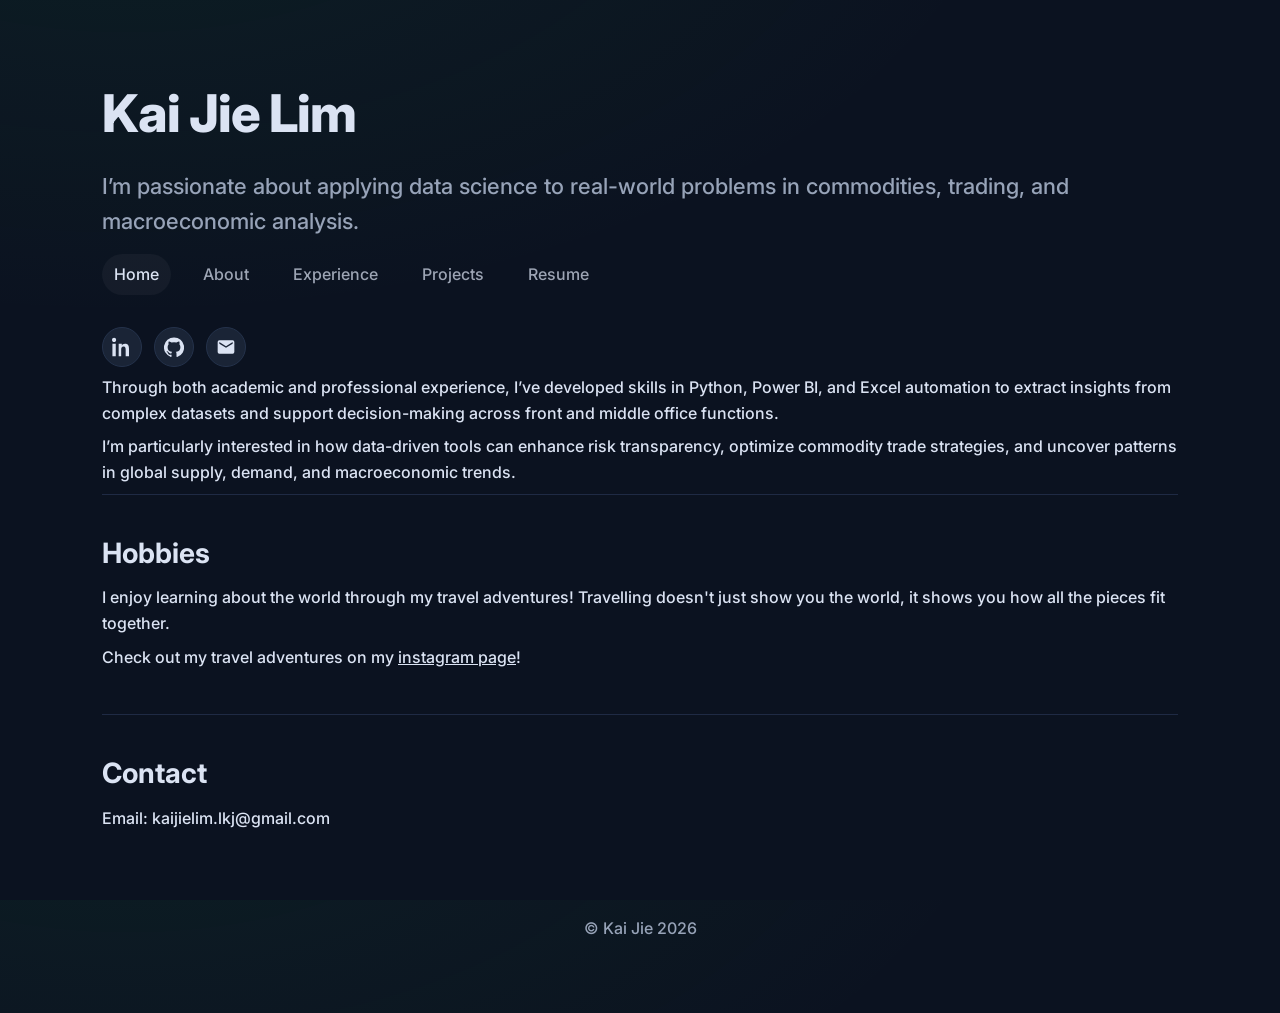
<file: index.html>
<!doctype html>
<html lang="en">
<head>
  <meta charset="utf-8" />
  <meta name="viewport" content="width=device-width,initial-scale=1" />
  <title>Kai Jie — Portfolio</title>
  <meta name="description" content="Personal portfolio of Kai Jie: data engineering, markets, analytics." />
  <link rel="preconnect" href="https://fonts.googleapis.com">
  <link rel="preconnect" href="https://fonts.gstatic.com" crossorigin>
  <!-- Site font -->
  <link href="https://fonts.googleapis.com/css2?family=Inter:wght@400;500;600;700;800&display=swap" rel="stylesheet">
  <link href="style.css" rel="stylesheet">
</head>
<body>

  <div class="wrap">
    <!-- HERO -->
    <header id="home">
      <div class="brand">Kai Jie Lim</div>
      <div class="subtitle">I’m passionate about applying data science to real-world problems in commodities, trading, and macroeconomic analysis.</div>
      <nav class="nav" id="main-nav">
        <a href="index.html" class="active">Home</a>
        <a href="about.html">About</a>
        <a href="experience.html">Experience</a>
        <a href="projects.html">Projects</a>
        <a href="resume.html">Resume</a>
      </nav>
      <div class="social">
        <a class="icon" aria-label="LinkedIn" href="https://www.linkedin.com/in/kai-jie-l-989153208/" target="_blank" rel="noopener">
          <svg width="20" height="20" fill="currentColor" viewBox="0 0 24 24"><path d="M4.98 3.5C4.98 4.88 3.86 6 2.5 6S0 4.88 0 3.5 1.12 1 2.5 1s2.48 1.12 2.48 2.5zM.5 8h4V23H.5zM8 8h3.8v2.05h.05c.53-1 1.83-2.05 3.77-2.05 4.03 0 4.78 2.65 4.78 6.09V23h-4V15.5c0-1.79-.03-4.09-2.5-4.09-2.5 0-2.88 1.95-2.88 3.96V23H8z"/></svg>
        </a>
        <a class="icon" aria-label="GitHub" href="https://github.com/snorlexzzz" target="_blank" rel="noopener">
          <svg width="20" height="20" fill="currentColor" viewBox="0 0 24 24"><path d="M12 .5a12 12 0 0 0-3.79 23.4c.6.11.82-.26.82-.58v-2.02c-3.34.73-4.04-1.61-4.04-1.61-.55-1.39-1.34-1.76-1.34-1.76-1.09-.75.08-.74.08-.74 1.2.08 1.83 1.24 1.83 1.24 1.07 1.83 2.8 1.3 3.48.99.11-.78.42-1.3.76-1.6-2.66-.3-5.46-1.33-5.46-5.93 0-1.31.47-2.38 1.24-3.22-.13-.3-.54-1.52.12-3.17 0 0 1.01-.32 3.3 1.23a11.46 11.46 0 0 1 6.01 0c2.28-1.55 3.29-1.23 3.29-1.23.66 1.65.25 2.87.13 3.17.77.84 1.23 1.91 1.23 3.22 0 4.61-2.8 5.63-5.47 5.93.43.37.81 1.1.81 2.22v3.29c0 .33.21.71.83.59A12 12 0 0 0 12 .5z"/></svg>
        </a>
        <a class="icon" aria-label="Email" href="mailto:kaijielim.lkj@gmail.com">
          <svg width="20" height="20" fill="currentColor" viewBox="0 0 24 24"><path d="M20 4H4a2 2 0 0 0-2 2v12a2 2 0 0 0 2 2h16a2 2 0 0 0 2-2V6a2 2 0 0 0-2-2zm0 4-8 5L4 8V6l8 5 8-5v2z"/></svg>
        </a>
      </div>
    </header>

    <div class="sections">
      <p>Through both academic and professional experience, I’ve developed skills in Python, Power BI, and Excel automation to extract insights from complex datasets and support decision-making across front and middle office functions.</p>
      <p>I’m particularly interested in how data-driven tools can enhance risk transparency, optimize commodity trade strategies, and uncover patterns in global supply, demand, and macroeconomic trends.</p>
      <section id="Hobbies">
        <h2>Hobbies</h2>
        <p>I enjoy learning about the world through my travel adventures! Travelling doesn't just show you the world, it shows you how all the pieces fit together.</p>
        <p>Check out my travel adventures on my <a href="https://www.instagram.com/snorlexatemyphotos/" target="_blank" rel="noopener" style="text-decoration:underline;">instagram page</a>!</p>
      </section>
      <section id="contact">
        <h2>Contact</h2>
        <p>Email: <a href="mailto:kaijielim.lkj@gmail.com">kaijielim.lkj@gmail.com</a></p>
      </section>
    </div>

    <footer>© Kai Jie <span id="y"></span></footer>
  </div>

  <script>
    // footer year
    document.getElementById('y').textContent = new Date().getFullYear();
  </script>
</body>
</html>
</file>
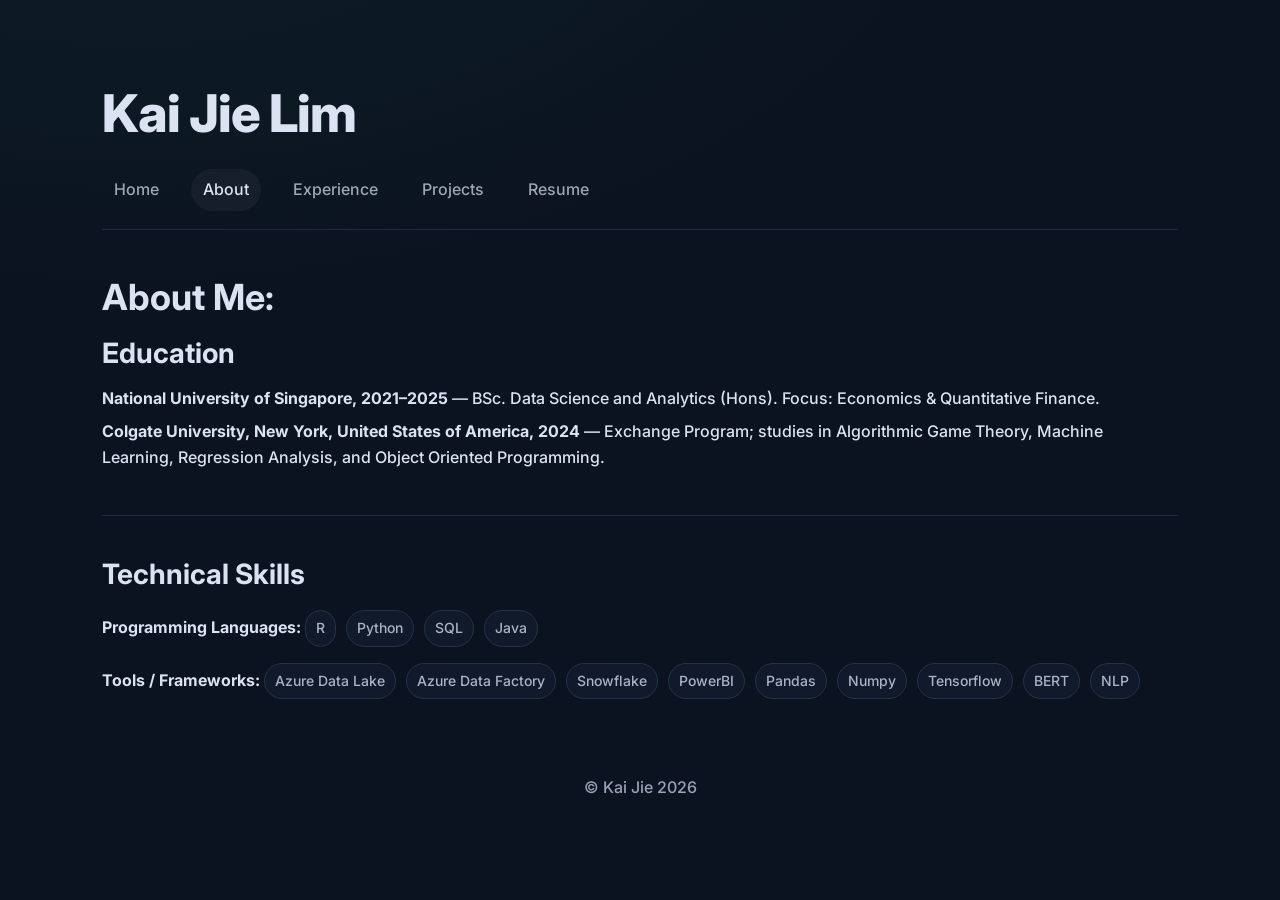
<file: about.html>
<!doctype html>
<html lang="en">
<head>
  <meta charset="utf-8" />
  <meta name="viewport" content="width=device-width,initial-scale=1" />
  <title>About — Kai Jie</title>
  <meta name="description" content="About Kai Jie: education and technical skills." />
  <link rel="preconnect" href="https://fonts.googleapis.com">
  <link rel="preconnect" href="https://fonts.gstatic.com" crossorigin>
  <link href="https://fonts.googleapis.com/css2?family=Inter:wght@400;500;600;700;800&display=swap" rel="stylesheet">
  <link href="style.css" rel="stylesheet">
</head>
<body>
  <div class="wrap">
    <header>
      <div class="brand">Kai Jie Lim</div>
      <nav class="nav" id="main-nav">
        <a href="index.html">Home</a>
        <a href="about.html" class="active">About</a>
        <a href="experience.html">Experience</a>
        <a href="projects.html">Projects</a>
        <a href="resume.html">Resume</a>
        
      </nav>
    </header>

    <main>
      <!-- First section gives the top line + spacing; page title standardized -->
      <section>
        <h1 class="page-title">About Me:</h1>

        <h2>Education</h2>
        <p><strong>National University of Singapore, 2021–2025</strong> — BSc. Data Science and Analytics (Hons). Focus: Economics & Quantitative Finance.</p>
        <p><strong>Colgate University, New York, United States of America, 2024</strong> — Exchange Program; studies in Algorithmic Game Theory, Machine Learning, Regression Analysis, and Object Oriented Programming.</p>
      </section>

      <!-- Second section draws the divider between Education and Skills automatically -->
      <section>
        <h2>Technical Skills</h2>

        <div style="margin-bottom:12px;">
          <strong>Programming Languages:</strong>
          <span class="pill">R</span>
          <span class="pill">Python</span>
          <span class="pill">SQL</span>
          <span class="pill">Java</span>
        </div>

        <div>
          <strong>Tools / Frameworks:</strong>
          <span class="pill">Azure Data Lake</span>
          <span class="pill">Azure Data Factory</span>
          <span class="pill">Snowflake</span>
          <span class="pill">PowerBI</span>
          <span class="pill">Pandas</span>
          <span class="pill">Numpy</span>
          <span class="pill">Tensorflow</span>
          <span class="pill">BERT</span>
          <span class="pill">NLP</span>
        </div>
      </section>
    </main>

    <footer>© Kai Jie <span id="y"></span></footer>
  </div>

  <script>
    document.getElementById('y').textContent = new Date().getFullYear();
  </script>
</body>
</html>
</file>
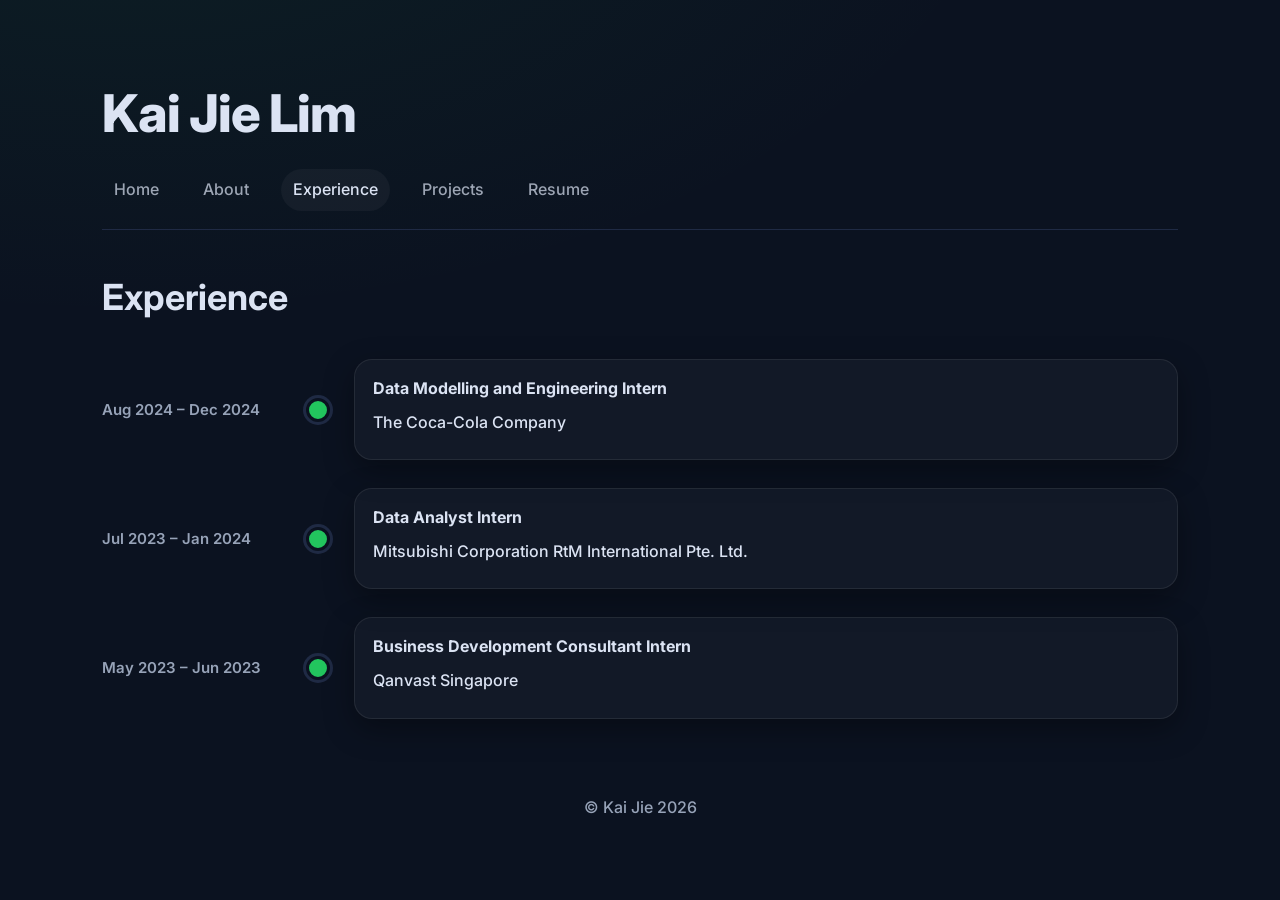
<file: experience.html>
<!doctype html>
<html lang="en">
<head>
  <meta charset="utf-8" />
  <meta name="viewport" content="width=device-width,initial-scale=1" />
  <title>Experience — Kai Jie</title>

  <!-- Fonts & base styles -->
  <link rel="preconnect" href="https://fonts.googleapis.com">
  <link rel="preconnect" href="https://fonts.gstatic.com" crossorigin>
  <link href="https://fonts.googleapis.com/css2?family=Inter:wght@400;500;600;700;800&display=swap" rel="stylesheet">
  <link href="style.css" rel="stylesheet">
</head>

<body>
  <div class="wrap">
    <header>
      <div class="brand">Kai Jie Lim</div>
      <nav class="nav" id="main-nav">
        <a href="index.html">Home</a>
        <a href="about.html">About</a>
        <a href="experience.html" class="active">Experience</a>
        <a href="projects.html">Projects</a>
        <a href="resume.html">Resume</a>
      </nav>
    </header>

    <main>
      <section class="experience">
        <h1 class="page-title">Experience</h1>

        <!-- Row 1 -->
        <div class="timeline-item">
          <div class="timeline-date">Aug 2024 – Dec 2024</div>
          <div class="timeline-dot"></div>
          <div class="timeline-content">
            <strong>Data Modelling and Engineering Intern</strong>
            <p>The Coca-Cola Company</p>
          </div>
        </div>

        <!-- Row 2 -->
        <div class="timeline-item">
          <div class="timeline-date">Jul 2023 – Jan 2024</div>
          <div class="timeline-dot"></div>
          <div class="timeline-content">
            <strong>Data Analyst Intern</strong>
            <p>Mitsubishi Corporation RtM International Pte. Ltd.</p>
          </div>
        </div>

        <!-- Row 3 -->
        <div class="timeline-item">
          <div class="timeline-date">May 2023 – Jun 2023</div>
          <div class="timeline-dot"></div>
          <div class="timeline-content">
            <strong>Business Development Consultant Intern</strong>
            <p>Qanvast Singapore</p>
          </div>
        </div>

      </section>
    </main>

    <footer>© Kai Jie <span id="y"></span></footer>
  </div>

  <script>
    // year
    document.getElementById('y').textContent = new Date().getFullYear();
  </script>
</body>
</html>
</file>
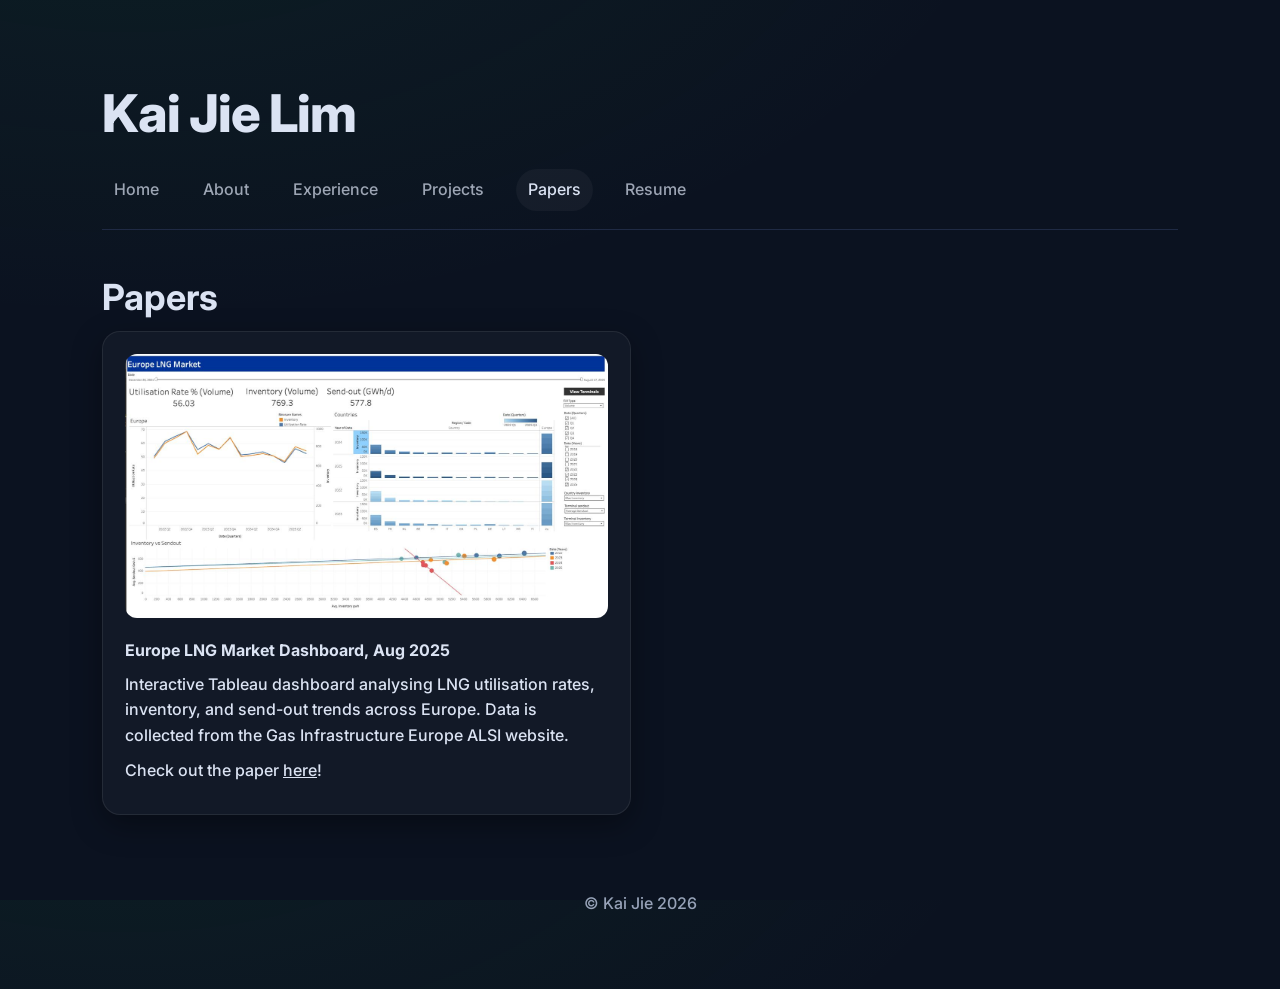
<file: papers.html>
<!doctype html>
<html lang="en">
<head>
  <meta charset="utf-8" />
  <meta name="viewport" content="width=device-width,initial-scale=1" />
  <title>Resume — Kai Jie</title>
  <link rel="preconnect" href="https://fonts.googleapis.com">
  <link rel="preconnect" href="https://fonts.gstatic.com" crossorigin>
  <link href="https://fonts.googleapis.com/css2?family=Inter:wght@400;500;600;700;800&display=swap" rel="stylesheet">
  <link href="style.css" rel="stylesheet">
</head>
<body>
  <div class="wrap">
    <header>
      <div class="brand">Kai Jie Lim</div>
      <nav class="nav" id="main-nav">
        <a href="index.html">Home</a>
        <a href="about.html">About</a>
        <a href="experience.html">Experience</a>
        <a href="projects.html">Projects</a>
        <a href="papers.html"class="active">Papers</a>
        <a href="resume.html">Resume</a>
      </nav>
    </header>

    <main>
      <section>
        <h1 class="page-title">Papers</h1>
        <div class="grid">
            <div class="card">
                <img src="images/tableauLNG.jpg" alt="Tableau Dashboard Europe LNG Market" class="card-img">
            <strong>Europe LNG Market Dashboard, Aug 2025</strong>
            <p>Interactive Tableau dashboard analysing LNG utilisation rates, inventory, and send-out trends across Europe. Data is collected from the Gas Infrastructure Europe ALSI website. </p>

            <p style="margin-top:10px;">
                Check out the paper
                <a href="https://public.tableau.com/app/profile/kai.jie.lim/viz/sigh/Dashboard1?publish=yes" target="_blank" rel="noopener" style="text-decoration:underline;">here</a>!
            </p>
            </div>
        </div>
      </section>
    </main>

    <footer>© Kai Jie <span id="y"></span></footer>
  </div>

  <script>
    // year
    document.getElementById('y').textContent = new Date().getFullYear();
  </script>
</body>
</html>
</file>
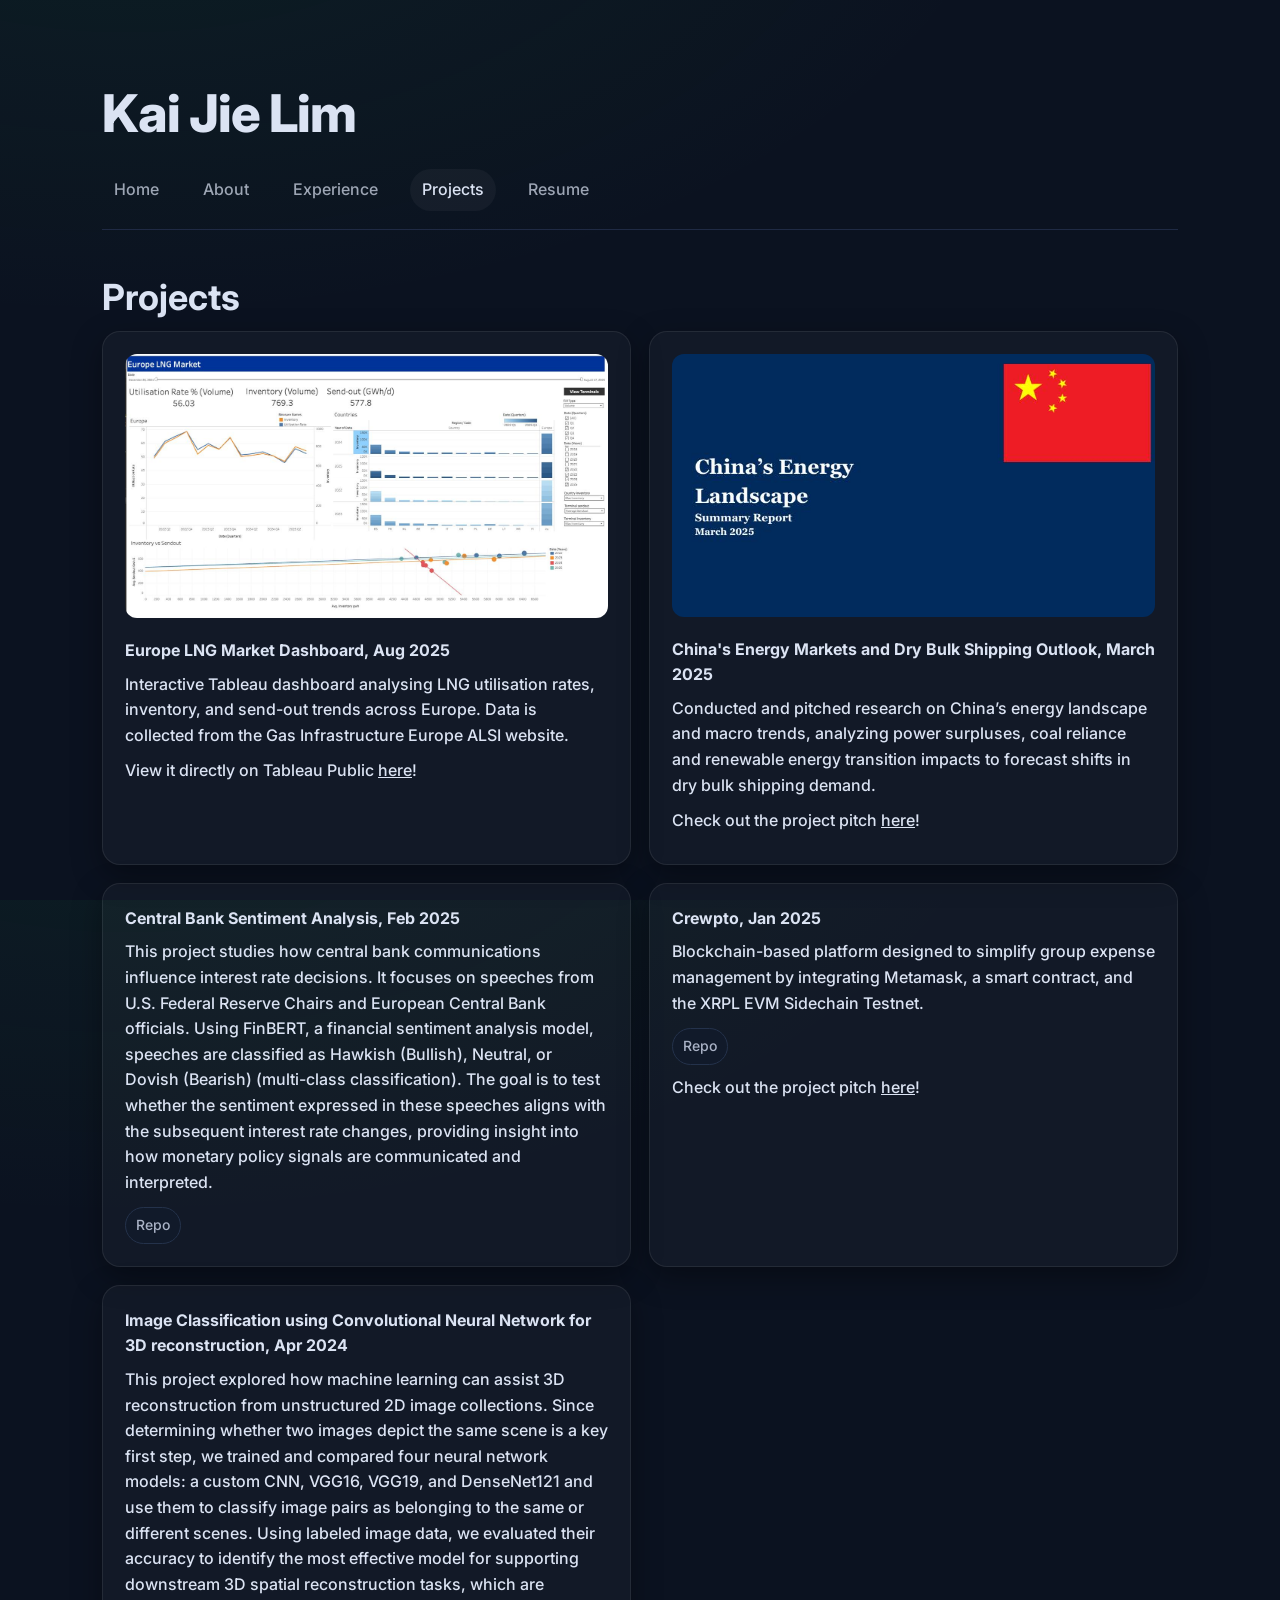
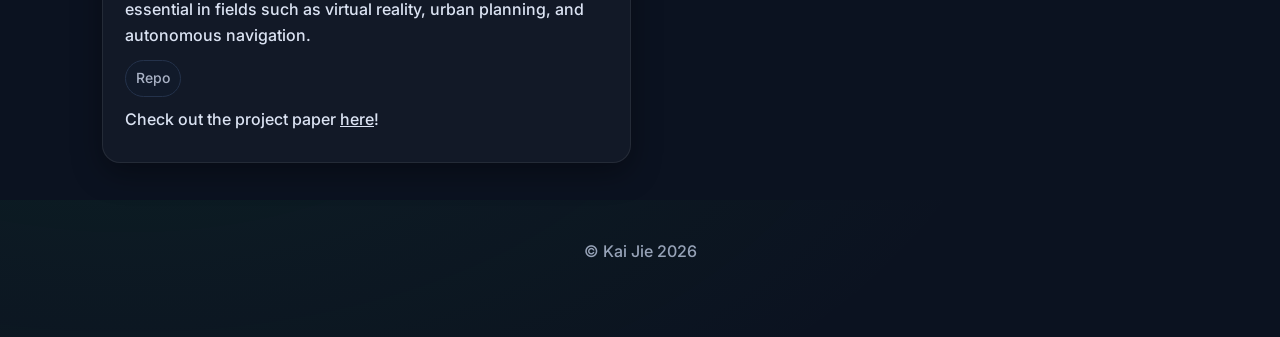
<file: projects.html>
<!doctype html>
<html lang="en">
<head>
  <meta charset="utf-8" />
  <meta name="viewport" content="width=device-width,initial-scale=1" />
  <title>Projects — Kai Jie</title>
  <link rel="preconnect" href="https://fonts.googleapis.com">
  <link rel="preconnect" href="https://fonts.gstatic.com" crossorigin>
  <link href="https://fonts.googleapis.com/css2?family=Inter:wght@400;500;600;700;800&display=swap" rel="stylesheet">
  <link href="style.css" rel="stylesheet">
</head>
<body>
  <div class="wrap">
    <header>
      <div class="brand">Kai Jie Lim</div>
      <nav class="nav" id="main-nav">
        <a href="index.html">Home</a>
        <a href="about.html">About</a>
        <a href="experience.html">Experience</a>
        <a href="projects.html" class="active">Projects</a>
        <a href="resume.html">Resume</a>
      </nav>
    </header>

    <main>
      <section>
        <h1 class="page-title">Projects</h1>
        <div class="grid">
            <div class="card">
                <img src="images/tableauLNG.jpg" alt="Tableau Dashboard Europe LNG Market" class="card-img">
            <strong>Europe LNG Market Dashboard, Aug 2025</strong>
            <p>Interactive Tableau dashboard analysing LNG utilisation rates, inventory, and send-out trends across Europe. Data is collected from the Gas Infrastructure Europe ALSI website. </p>

            <!-- Embed Tableau Public dashboard -->
            <!-- <iframe 
                src="https://public.tableau.com/views/sigh/Dashboard1?:showVizHome=no&:embed=true" 
                width="100%" 
                height="600" 
                frameborder="0">
            </iframe> -->

            <p style="margin-top:10px;">
                View it directly on Tableau Public 
                <a href="https://public.tableau.com/app/profile/kai.jie.lim/viz/sigh/Dashboard1?publish=yes" target="_blank" rel="noopener" style="text-decoration:underline;">here</a>!
            </p>
            </div>
          <div class="card">
            <img src="images/china.jpg" alt="China's Energy & Shipping" class="card-img">
            <strong>China's Energy Markets and Dry Bulk Shipping Outlook, March 2025</strong>
            <p>Conducted and pitched research on China’s energy landscape and macro trends, analyzing power surpluses, coal reliance and renewable energy transition impacts to forecast shifts in dry bulk shipping demand.</p>
            <p style="margin-top:10px;">Check out the project pitch <a href="https://drive.google.com/file/d/1nquTlfzLzjs0-2HJ7hSDNVUqA-s9oKLH/view?usp=sharing" target="_blank" rel="noopener" style="text-decoration:underline;">here</a>!</p>
          </div>        
          <div class="card">
            <strong>Central Bank Sentiment Analysis, Feb 2025</strong>
            <p>This project studies how central bank communications influence interest rate decisions. It focuses on speeches from U.S. Federal Reserve Chairs and European Central Bank officials. Using FinBERT, a financial sentiment analysis model, speeches are classified as Hawkish (Bullish), Neutral, or Dovish (Bearish) (multi-class classification). The goal is to test whether the sentiment expressed in these speeches aligns with the subsequent interest rate changes, providing insight into how monetary policy signals are communicated and interpreted.</p>
            <a class="pill" href="https://github.com/snorlexzzz/central-bank-sentiment-analysis">Repo</a>
          </div>
          <div class="card">
            <strong>Crewpto, Jan 2025</strong>
            <p>Blockchain-based platform designed to simplify group expense management by integrating Metamask, a smart contract, and the XRPL EVM Sidechain Testnet.</p>
            <a class="pill" href="https://github.com/snorlexzzz/crewpto">Repo</a>
            <p style="margin-top:10px;">Check out the project pitch <a href="https://drive.google.com/file/d/1Dlga3ApsMtumLme5lGEj3swMhVITUkwL/view?usp=sharing" target="_blank" rel="noopener" style="text-decoration:underline;">here</a>!</p>
          </div>
          <div class="card">
            <strong>Image Classification using Convolutional Neural Network for 3D reconstruction, Apr 2024</strong>
            <p>This project explored how machine learning can assist 3D reconstruction from unstructured 2D image collections. Since determining whether two images depict the same scene is a key first step, we trained and compared four neural network models: a custom CNN, VGG16, VGG19, and DenseNet121 and use them to classify image pairs as belonging to the same or different scenes. Using labeled image data, we evaluated their accuracy to identify the most effective model for supporting downstream 3D spatial reconstruction tasks, which are essential in fields such as virtual reality, urban planning, and autonomous navigation.</p>
            <a class="pill" href="https://github.com/snorlexzzz/410_Capstone_Project">Repo</a>
            <p style="margin-top:10px;">Check out the project paper <a href="https://drive.google.com/file/d/1MwfzjUPI-1dXsB1r3VOLTOKxOuV43UhZ/view?usp=sharing" target="_blank" rel="noopener" style="text-decoration:underline;">here</a>!</p>
          </div>
        </div>
      </section>
    </main>

    <footer>© Kai Jie <span id="y"></span></footer>
  </div>

  <script>
    // year
    document.getElementById('y').textContent = new Date().getFullYear();
  </script>
</body>
</html>
</file>
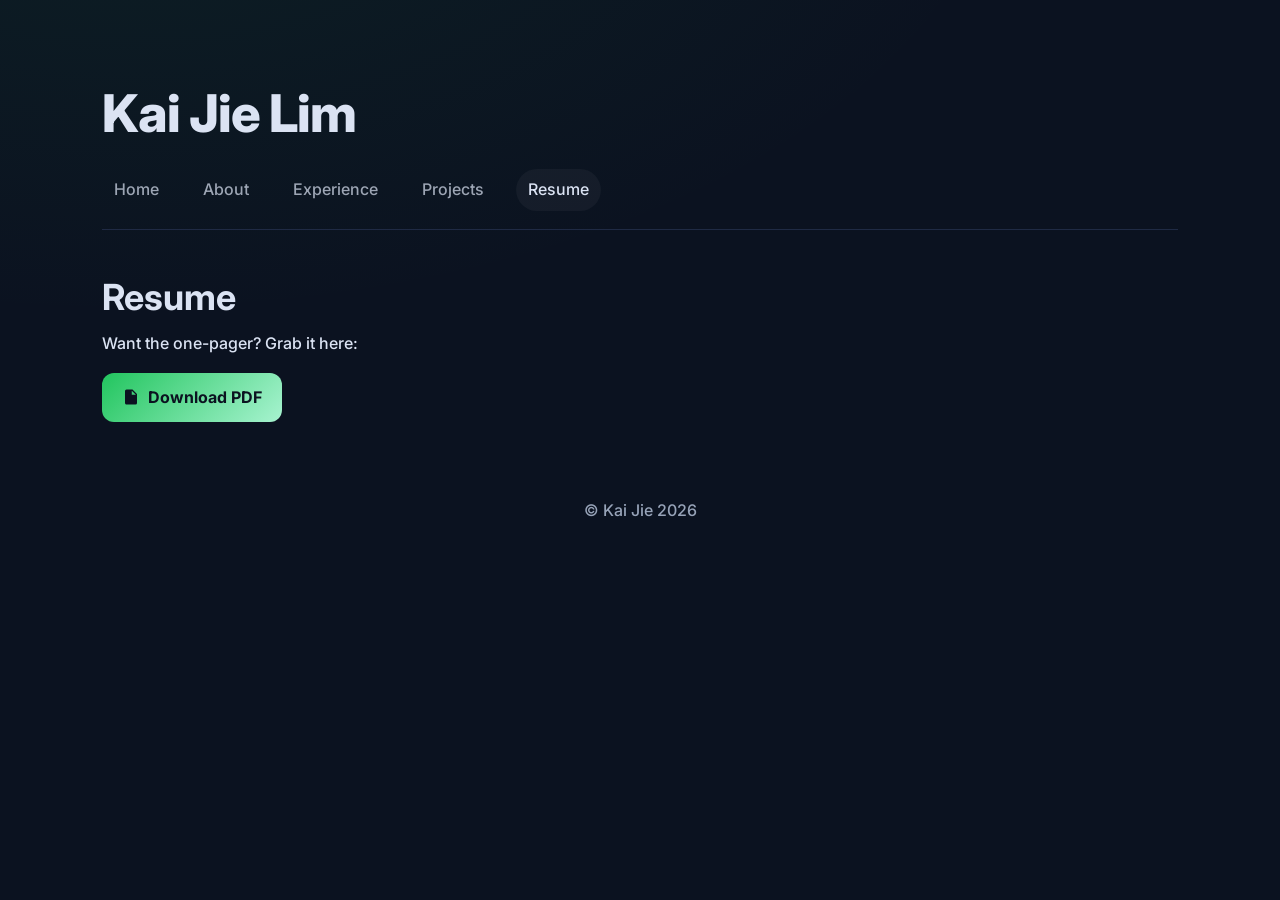
<file: resume.html>
<!doctype html>
<html lang="en">
<head>
  <meta charset="utf-8" />
  <meta name="viewport" content="width=device-width,initial-scale=1" />
  <title>Resume — Kai Jie</title>
  <link rel="preconnect" href="https://fonts.googleapis.com">
  <link rel="preconnect" href="https://fonts.gstatic.com" crossorigin>
  <link href="https://fonts.googleapis.com/css2?family=Inter:wght@400;500;600;700;800&display=swap" rel="stylesheet">
  <link href="style.css" rel="stylesheet">
</head>
<body>
  <div class="wrap">
    <header>
      <div class="brand">Kai Jie Lim</div>
      <nav class="nav" id="main-nav">
        <a href="index.html">Home</a>
        <a href="about.html">About</a>
        <a href="experience.html">Experience</a>
        <a href="projects.html">Projects</a>
        <a href="resume.html" class="active">Resume</a>
      </nav>
    </header>

    <main>
      <section>
        <h1 class="page-title">Resume</h1>
        <p>Want the one-pager? Grab it here:</p>
        <a class="resume-btn"
           href="https://drive.google.com/uc?export=download&id=1448tyyy3ES0vKFELx-0LXW2fS-3zIGcF"
           download="KaiJie_Resume.pdf">
          <!-- Inline PDF icon -->
          <svg xmlns="http://www.w3.org/2000/svg" viewBox="0 0 24 24">
            <path d="M6 2a2 2 0 0 0-2 2v16c0 1.1.9 2 2 2h12a2 
                     2 0 0 0 2-2V8l-6-6H6zm7 1.5L18.5 9H13V3.5zM8 
                     13h1.5a1.5 1.5 0 0 1 0 3H8v-3zm4 .5h.75c.41 
                     0 .75.34.75.75v1.5c0 .41-.34.75-.75.75H12v-3zm-5-2v7h3a3 
                     3 0 0 0 0-6H7zm5 0v7h2.25A2.25 2.25 0 0 0 
                     16.5 16v-1.5A2.25 2.25 0 0 0 14.25 12H12z"/>
          </svg>
          Download PDF
        </a>
      </section>
    </main>

    <footer>© Kai Jie <span id="y"></span></footer>
  </div>

  <script>
    document.getElementById('y').textContent = new Date().getFullYear();
  </script>
</body>
</html>
</file>
<file: style.css>
/* ===== Base Variables ===== */
:root {
  --bg: #0b1220;
  --ink: #dbe3f3;
  --muted: #97a3b8;
  --panel: #101a2b;
  --line: #1f2a44;
  --brand: #22c55e;
  --brand-2: #a7f3d0;
  --radius: 18px;
  --shadow: 0 10px 30px rgba(0,0,0,.35);
}

/* ===== Reset & Base ===== */
* { box-sizing: border-box; }
html, body { height: 100%; scroll-behavior: smooth; }
body {
  margin: 0;
  background: radial-gradient(900px 500px at 10% -20%, rgba(34,197,94,.08), transparent), var(--bg);
  color: var(--ink);
  font: 500 16px/1.6 'Inter', ui-sans-serif, system-ui, -apple-system, Segoe UI, Roboto, Helvetica, Arial;
}
a { color: var(--ink); text-decoration: none; }

/* ===== Layout ===== */
.wrap { max-width: 1120px; margin: 0 auto; padding: 32px 22px; }
header { display: grid; gap: 14px; margin-top: 40px; }
.brand { font-weight: 800; font-size: 52px; letter-spacing: -0.02em; }
.subtitle { font-size: 22px; color: var(--muted); }

/* ===== Navigation ===== */
.nav { display: flex; gap: 20px; flex-wrap: wrap; align-items: center; }
.nav a { opacity: .7; padding: 8px 12px; border-radius: 999px; }
.nav a.active, .nav a:hover { opacity: 1; background: rgba(255,255,255,.04); }

/* ===== Sections ===== */
section { padding: 36px 0; border-top: 1px solid var(--line); }
.page-title {
  font-size: 36px;
  line-height: 1.2;
  margin: 10px 0 12px;
}
h2 { font-size: 28px; margin: 0 0 10px; }
p { margin: 8px 0; }
main > section:first-of-type {
  margin-top: 18px;
}
/* ===== Social Icons ===== */
.social { display: flex; gap: 12px; margin-top: 18px; }
.icon { width: 40px; height: 40px; border-radius: 999px; background: #1a2436;
        display: grid; place-items: center; border: 1px solid #24324b; }
.icon:hover { transform: translateY(-1px); }

/* ===== Grid & Cards ===== */
.grid { display: grid; grid-template-columns: repeat(2, 1fr); gap: 18px; }
.card {
  background: rgba(255,255,255,.03);
  border: 1px solid rgba(255,255,255,.08);
  border-radius: var(--radius);
  box-shadow: var(--shadow);
  padding: 22px;
}
.pill {
  display: inline-block;
  padding: 6px 10px;
  border: 1px solid #24324b;
  border-radius: 999px;
  background: #111a2a;
  color: #aab3c6;
  font-size: 14px;
  margin: 4px 6px 0 0;
}

/* ===== Resume Button ===== */
.resume-btn {
  display: inline-flex;
  align-items: center;
  gap: 8px;
  margin-top: 8px;
  padding: 12px 20px;
  border-radius: 12px;
  background: linear-gradient(135deg, var(--brand), var(--brand-2));
  color: #0b1220;
  font-weight: 700;
}
.resume-btn svg { width: 18px; height: 18px; fill: #0b1220; }
.resume-btn:hover { opacity: .9; }

/* ===== Timeline (Experience Page) ===== */
/* ===== Timeline (Experience) ===== */
.experience{
  display: grid;
  grid-template-columns: 180px 24px 1fr;  /* date | dot | card */
  column-gap: 24px;
  row-gap: 28px;
}

/* if your H1 uses .page-title inside the section */
.experience .page-title{ grid-column: 1 / -1; margin: 10px 0 12px; }

.timeline-item{ display: contents; } /* lets children occupy the grid cells */

.timeline-date{
  grid-column: 1;
  align-self: center;
  color: var(--muted);
  font-size: 15px;
  font-weight: 600;
  white-space: nowrap;
}

.timeline-dot{
  grid-column: 2;
  align-self: center;
}
.timeline-dot::before{
  content: "";
  display: block;
  width: 18px; height: 18px;
  background: var(--brand);
  border-radius: 50%;
  border: 3px solid var(--bg);
  box-shadow: 0 0 0 3px var(--line);
}

.timeline-content{
  grid-column: 3;
  background: rgba(255,255,255,.03);
  border: 1px solid rgba(255,255,255,.08);
  border-radius: var(--radius);
  box-shadow: var(--shadow);
  padding: 16px 18px;
}

/* Mobile: stack, hide dot */
@media (max-width: 900px){
  .experience{ grid-template-columns: 1fr; row-gap: 18px; }
  .timeline-item{ display: block; }
  .timeline-dot{ display: none; }
  .timeline-date{ margin-bottom: 6px; }
}

/* ===== Footer ===== */
footer { color: var(--muted); text-align: center; padding: 40px 0; }

/* ===== Responsive ===== */
@media (max-width:900px) {
  .brand { font-size: 42px; }
  .grid { grid-template-columns: 1fr; }
  .experience { grid-template-columns: 1fr; row-gap: 18px; }
  .exp-title { grid-column: 1; }
  .timeline-item { display: grid; grid-template-columns: 1fr; }
  .timeline-dot { display: none; }
  .timeline-date { order: 1; margin-bottom: 6px; }
  .timeline-content { order: 2; }
}
/* ===== Images ===== */
.card-img {
  width: 100%;            /* make image fill the card */
  height: auto;           /* maintain proportions */
  border-radius: 12px;    /* match card’s rounded corners */
  margin-bottom: 12px;    /* space between image and text */
  object-fit: cover;      /* crop if aspect ratio doesn’t match */
}
</file>
